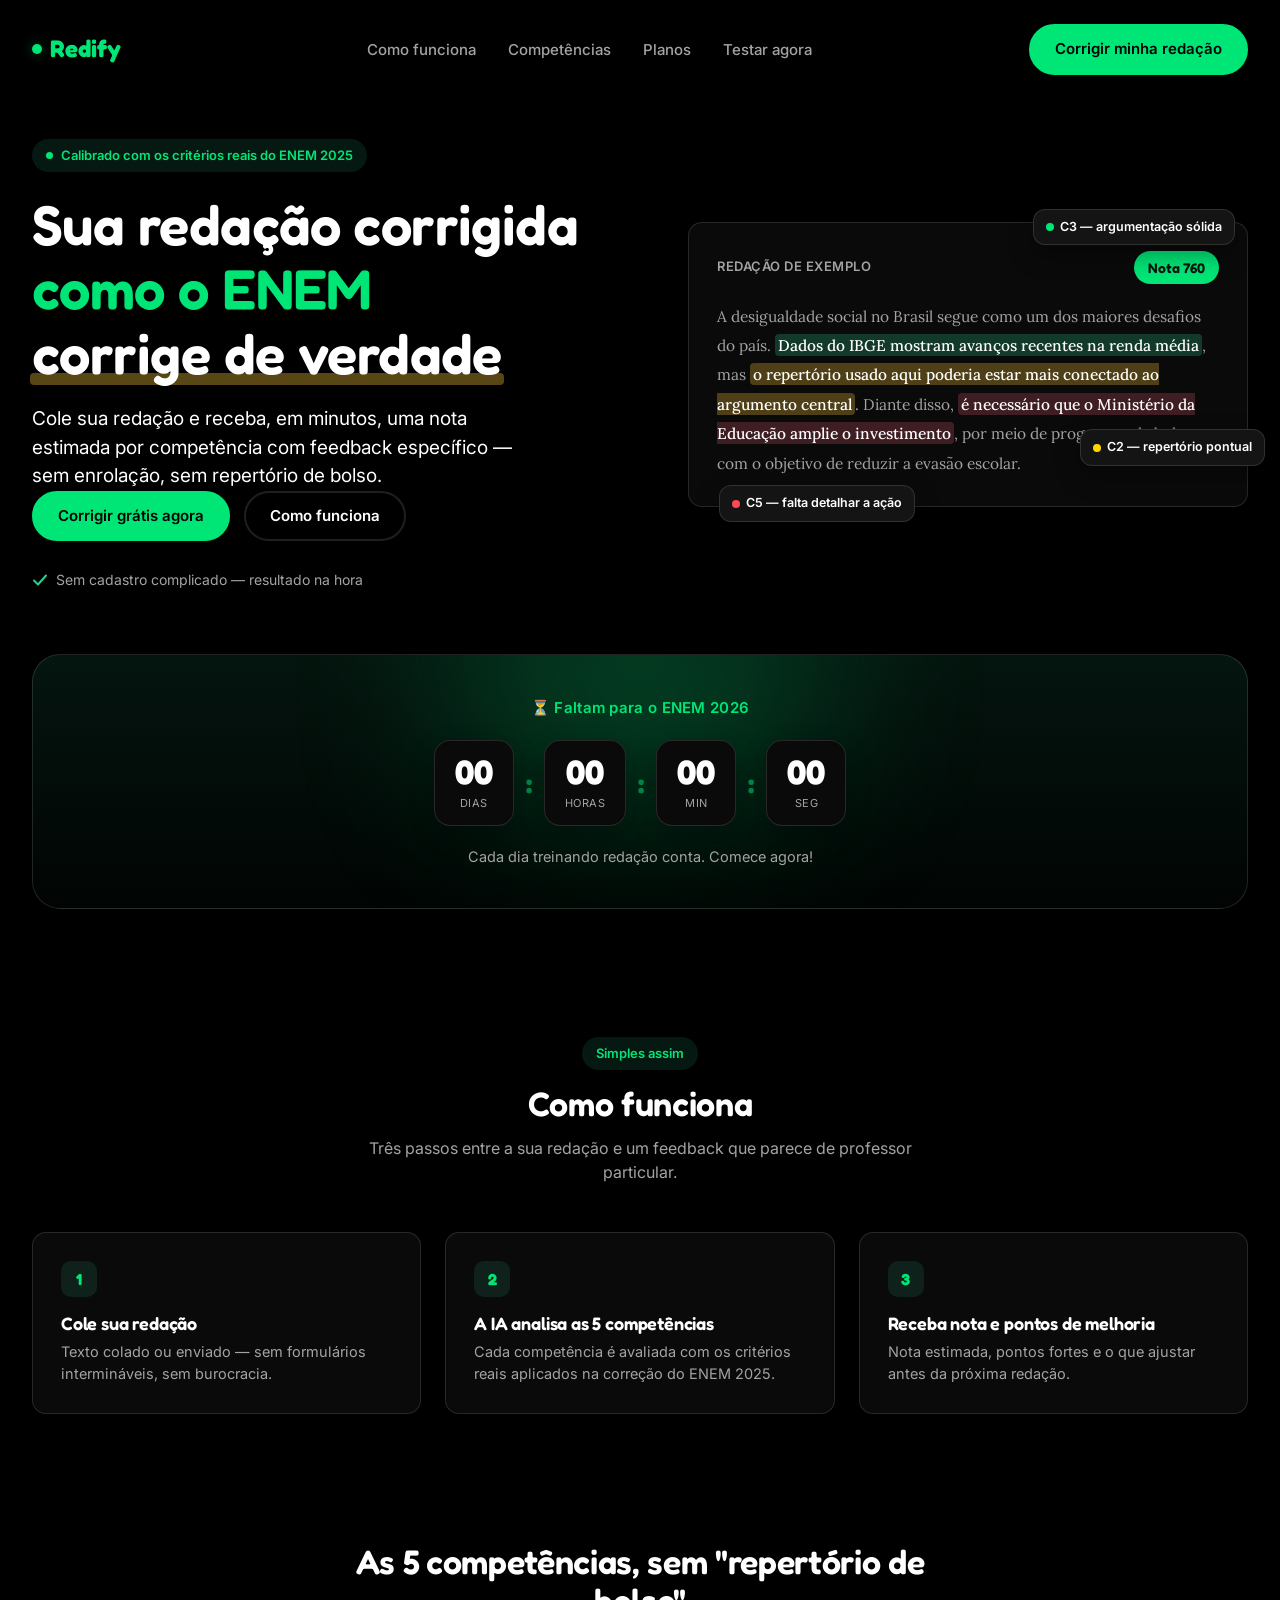
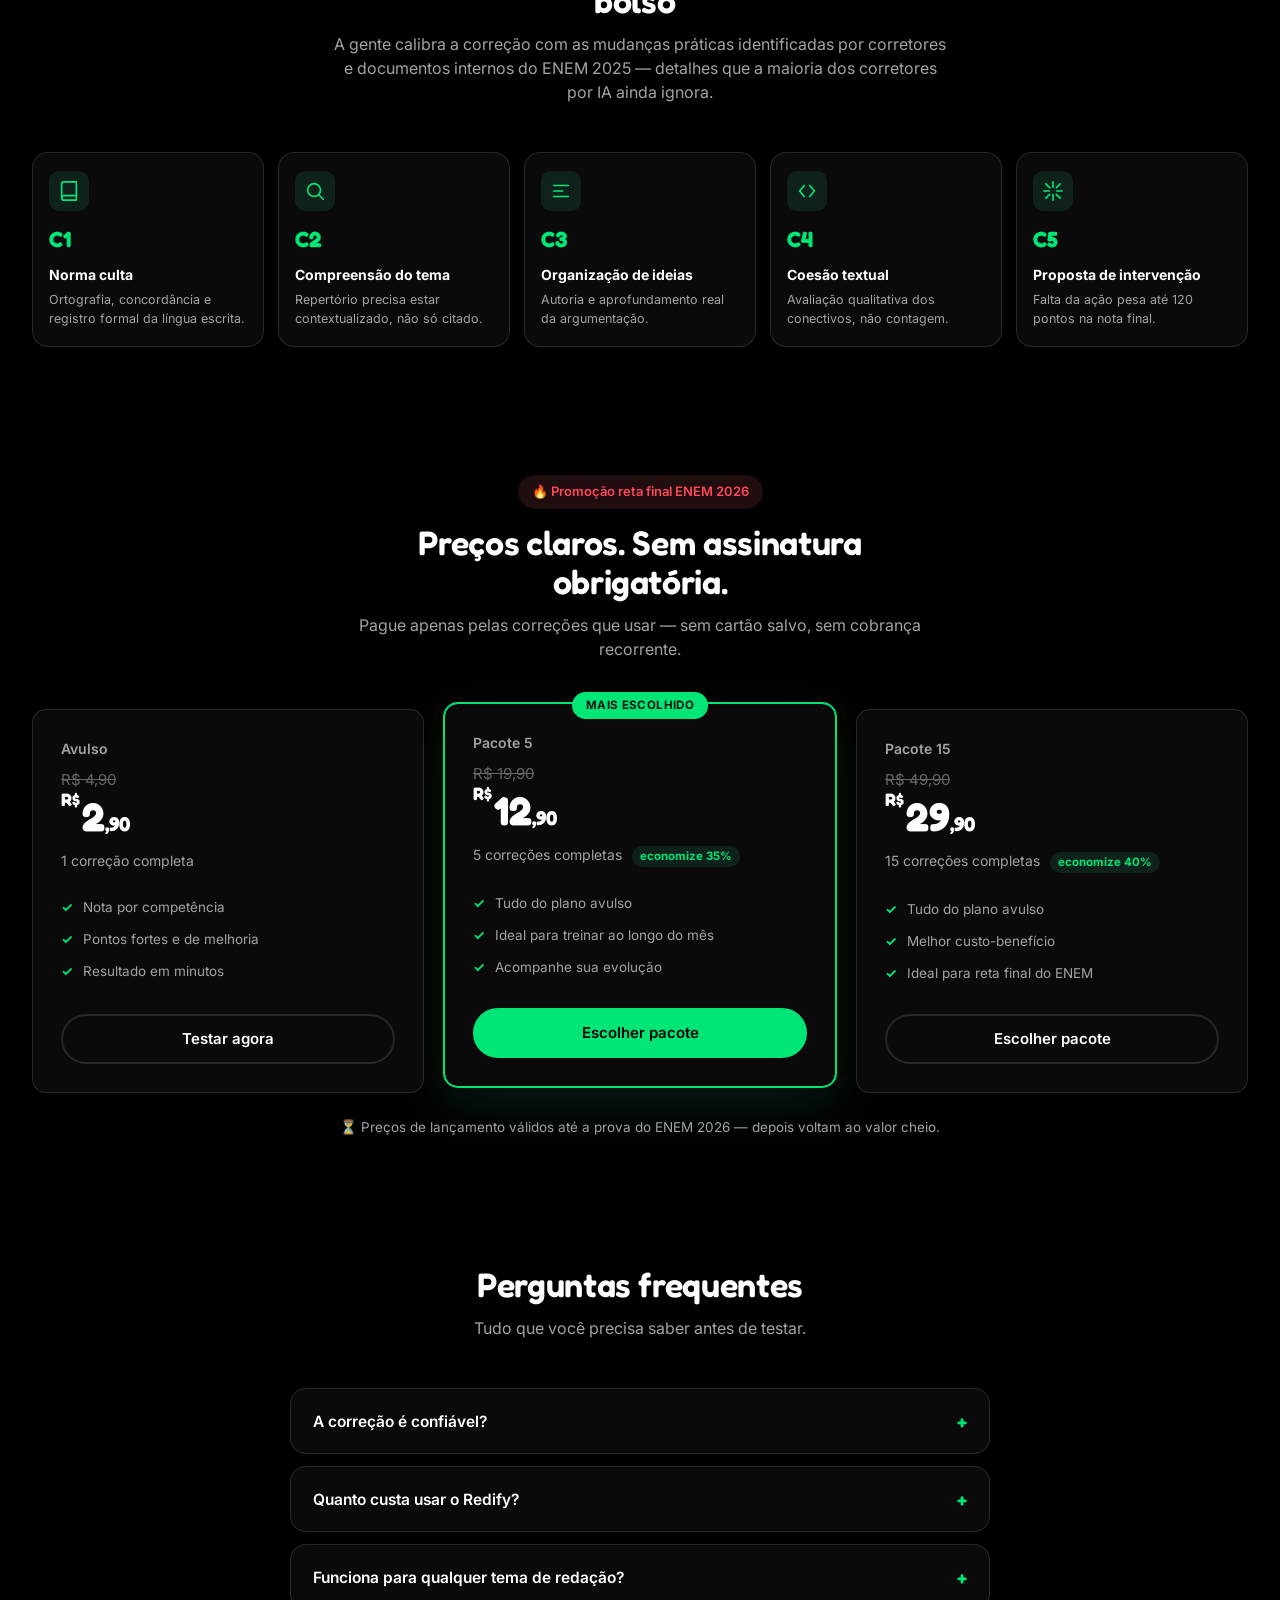
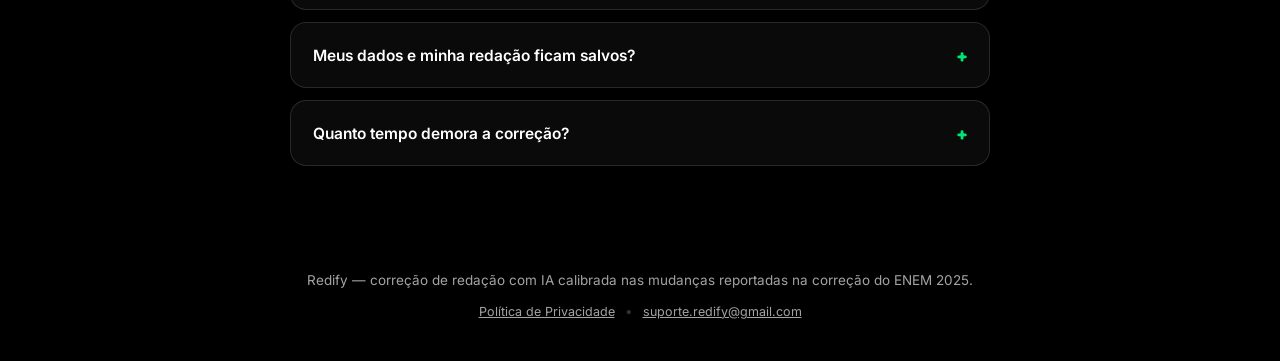
<file: frontend/index.html>
<!DOCTYPE html>
<html lang="pt-BR">
<head>
<meta charset="UTF-8">
<meta name="viewport" content="width=device-width, initial-scale=1.0">
<title>Redify — Correção de redação com IA</title>
<link rel="icon" type="image/x-icon" href="favicon/favicon.ico">
<link rel="icon" type="image/png" sizes="16x16" href="favicon/favicon-16x16.png">
<link rel="icon" type="image/png" sizes="32x32" href="favicon/favicon-32x32.png">
<link rel="icon" type="image/png" sizes="192x192" href="favicon/favicon-192x192.png">
<link rel="apple-touch-icon" sizes="180x180" href="favicon/apple-touch-icon.png">

<link rel="preconnect" href="https://fonts.googleapis.com">
<link href="https://fonts.googleapis.com/css2?family=Fredoka:wght@500;600;700&family=Inter:wght@400;500;600;700;800&family=Lora:ital,wght@0,400;0,500;1,400&display=swap" rel="stylesheet">

<link rel="stylesheet" href="style.css">
</head>
<body>

<div class="wrap">
  <header>
    <div class="logo"><span class="logo-dot"></span>Redify</div>
    <nav>
      <a href="#como-funciona">Como funciona</a>
      <a href="#competencias">Competências</a>

      <a href="index.html#planos">Planos</a>
      <a href="./app.html">Testar agora</a>
    </nav>
      <a href="app.html" class="btn btn-primary">Corrigir minha redação</a>
  </header>

  <section class="hero">
    <div>
      <div class="eyebrow"><span class="eyebrow-dot"></span>Calibrado com os critérios reais do ENEM 2025</div>
      <h1>Sua redação corrigida <span class="accent">como o ENEM</span> <span class="underline">corrige de verdade</span></h1>
      <p class="lead">Cole sua redação e receba, em minutos, uma nota estimada por competência com feedback específico — sem enrolação, sem repertório de bolso.</p>
      <div class="hero-ctas">
        <a href="app.html" class="btn btn-primary">Corrigir grátis agora</a>
        <a href="#como-funciona" class="btn btn-ghost">Como funciona</a>
      </div>
      <div class="trust-line">
        <svg width="16" height="16" viewBox="0 0 16 16" fill="none"><path d="M2 8.5L6 12.5L14 3.5" stroke="#2ECC91" stroke-width="2" stroke-linecap="round" stroke-linejoin="round"/></svg>
        Sem cadastro complicado — resultado na hora
      </div>
    </div>

    <div class="demo-card">
      <div class="demo-card-header">
        <span class="demo-card-title">Redação de exemplo</span>
        <span class="score-badge">Nota 760</span>
      </div>
      <p class="essay-text">
        A desigualdade social no Brasil segue como um dos maiores desafios do país.
        <span class="mark mark-1">Dados do IBGE mostram avanços recentes na renda média</span>,
        mas <span class="mark mark-2">o repertório usado aqui poderia estar mais conectado ao argumento central</span>.
        Diante disso, <span class="mark mark-3">é necessário que o Ministério da Educação amplie o investimento</span>,
        por meio de programas de bolsas, com o objetivo de reduzir a evasão escolar.
      </p>
      <div class="float-chip chip-1"><span class="dot"></span>C3 — argumentação sólida</div>
      <div class="float-chip chip-2"><span class="dot"></span>C2 — repertório pontual</div>
      <div class="float-chip chip-3"><span class="dot"></span>C5 — falta detalhar a ação</div>
    </div>
  </section>
</div>

<div class="wrap">
  <section class="countdown-section">
    <div class="countdown-glow"></div>
    <span class="countdown-label">⏳ Faltam para o ENEM 2026</span>
    <div class="countdown-items">
      <div class="countdown-item"><span id="cd-days">00</span><small>dias</small></div>
      <div class="countdown-sep">:</div>
      <div class="countdown-item"><span id="cd-hours">00</span><small>horas</small></div>
      <div class="countdown-sep">:</div>
      <div class="countdown-item"><span id="cd-min">00</span><small>min</small></div>
      <div class="countdown-sep">:</div>
      <div class="countdown-item"><span id="cd-sec">00</span><small>seg</small></div>
    </div>
    <p class="countdown-sub">Cada dia treinando redação conta. Comece agora!</p>
  </section>
</div>

<div class="wrap" id="como-funciona">
  <section class="section">
    <div class="section-head">
      <div class="eyebrow" style="justify-content:center; display:inline-flex;">Simples assim</div>
      <h2>Como funciona</h2>
      <p>Três passos entre a sua redação e um feedback que parece de professor particular.</p>
    </div>
    <div class="steps">
      <div class="step-card">
        <div class="step-num">1</div>
        <h3>Cole sua redação</h3>
        <p>Texto colado ou enviado — sem formulários intermináveis, sem burocracia.</p>
      </div>
      <div class="step-card">
        <div class="step-num">2</div>
        <h3>A IA analisa as 5 competências</h3>
        <p>Cada competência é avaliada com os critérios reais aplicados na correção do ENEM 2025.</p>
      </div>
      <div class="step-card">
        <div class="step-num">3</div>
        <h3>Receba nota e pontos de melhoria</h3>
        <p>Nota estimada, pontos fortes e o que ajustar antes da próxima redação.</p>
      </div>
    </div>
  </section>
</div>

<div class="wrap" id="competencias">
  <section class="section">
    <div class="section-head">
      <h2>As 5 competências, sem "repertório de bolso"</h2>
      <p>A gente calibra a correção com as mudanças práticas identificadas por corretores e documentos internos do ENEM 2025 — detalhes que a maioria dos corretores por IA ainda ignora.</p>
    </div>
    <div class="comp-grid">
      <a href="competencia.html?c=1" class="comp-card">
        <div class="comp-icon">
          <svg width="22" height="22" viewBox="0 0 24 24" fill="none"><path d="M4 19.5A2.5 2.5 0 0 1 6.5 17H20" stroke="currentColor" stroke-width="1.8" stroke-linecap="round"/><path d="M6.5 2H20v20H6.5A2.5 2.5 0 0 1 4 19.5v-15A2.5 2.5 0 0 1 6.5 2Z" stroke="currentColor" stroke-width="1.8" stroke-linecap="round" stroke-linejoin="round"/></svg>
        </div>
        <div class="comp-num">C1</div>
        <h4>Norma culta</h4>
        <p>Ortografia, concordância e registro formal da língua escrita.</p>
      </a>
      <a href="competencia.html?c=2" class="comp-card">
        <div class="comp-icon">
          <svg width="22" height="22" viewBox="0 0 24 24" fill="none"><circle cx="11" cy="11" r="7" stroke="currentColor" stroke-width="1.8"/><path d="M21 21l-4.35-4.35" stroke="currentColor" stroke-width="1.8" stroke-linecap="round"/></svg>
        </div>
        <div class="comp-num">C2</div>
        <h4>Compreensão do tema</h4>
        <p>Repertório precisa estar contextualizado, não só citado.</p>
      </a>
      <a href="competencia.html?c=3" class="comp-card">
        <div class="comp-icon">
          <svg width="22" height="22" viewBox="0 0 24 24" fill="none"><path d="M4 6h16M4 12h10M4 18h16" stroke="currentColor" stroke-width="1.8" stroke-linecap="round"/></svg>
        </div>
        <div class="comp-num">C3</div>
        <h4>Organização de ideias</h4>
        <p>Autoria e aprofundamento real da argumentação.</p>
      </a>
      <a href="competencia.html?c=4" class="comp-card">
        <div class="comp-icon">
          <svg width="22" height="22" viewBox="0 0 24 24" fill="none"><path d="M9 6L4 12l5 6M15 6l5 6-5 6" stroke="currentColor" stroke-width="1.8" stroke-linecap="round" stroke-linejoin="round"/></svg>
        </div>
        <div class="comp-num">C4</div>
        <h4>Coesão textual</h4>
        <p>Avaliação qualitativa dos conectivos, não contagem.</p>
      </a>
      <a href="competencia.html?c=5" class="comp-card">
        <div class="comp-icon">
          <svg width="22" height="22" viewBox="0 0 24 24" fill="none"><path d="M12 2v6m0 8v6M4.2 4.2l4.2 4.2m7.2 7.2l4.2 4.2M2 12h6m8 0h6M4.2 19.8l4.2-4.2m7.2-7.2l4.2-4.2" stroke="currentColor" stroke-width="1.8" stroke-linecap="round"/></svg>
        </div>
        <div class="comp-num">C5</div>
        <h4>Proposta de intervenção</h4>
        <p>Falta da ação pesa até 120 pontos na nota final.</p>
      </a>
    </div>
  </section>
</div>

<div class="wrap" id="planos">
  <section class="section">
    <div class="section-head">
      <div class="eyebrow" style="justify-content:center; display:inline-flex; background:rgba(255,107,129,0.12); color:var(--coral);">🔥 Promoção reta final ENEM 2026</div>
      <h2>Preços claros. Sem assinatura obrigatória.</h2>
      <p>Pague apenas pelas correções que usar — sem cartão salvo, sem cobrança recorrente.</p>
    </div>
    <div class="pricing-grid">
      <div class="price-card">
        <div class="price-tag">Avulso</div>
        <div class="price-old">R$ 4,90</div>
        <div class="price-value"><span class="price-currency">R$</span>2<span class="price-cents">,90</span></div>
        <p class="price-desc">1 correção completa</p>
        <ul class="price-features">
          <li>Nota por competência</li>
          <li>Pontos fortes e de melhoria</li>
          <li>Resultado em minutos</li>
        </ul>
        <a href="app.html" class="btn btn-ghost" style="width:100%;">Testar agora</a>
      </div>

      <div class="price-card price-card-featured">
        <div class="price-badge">Mais escolhido</div>
        <div class="price-tag">Pacote 5</div>
        <div class="price-old">R$ 19,90</div>
        <div class="price-value"><span class="price-currency">R$</span>12<span class="price-cents">,90</span></div>
        <p class="price-desc">5 correções completas <span class="price-save">economize 35%</span></p>
        <ul class="price-features">
          <li>Tudo do plano avulso</li>
          <li>Ideal para treinar ao longo do mês</li>
          <li>Acompanhe sua evolução</li>
        </ul>
        <a href="app.html" class="btn btn-primary" style="width:100%;">Escolher pacote</a>
      </div>

      <div class="price-card">
        <div class="price-tag">Pacote 15</div>
        <div class="price-old">R$ 49,90</div>
        <div class="price-value"><span class="price-currency">R$</span>29<span class="price-cents">,90</span></div>
        <p class="price-desc">15 correções completas <span class="price-save">economize 40%</span></p>
        <ul class="price-features">
          <li>Tudo do plano avulso</li>
          <li>Melhor custo-benefício</li>
          <li>Ideal para reta final do ENEM</li>
        </ul>
        <a href="app.html" class="btn btn-ghost" style="width:100%;">Escolher pacote</a>
      </div>
    </div>
    <p class="pricing-note">⏳ Preços de lançamento válidos até a prova do ENEM 2026 — depois voltam ao valor cheio.</p>
  </section>
</div>

<div class="wrap" id="faq">
  <section class="section">
    <div class="section-head">
      <h2>Perguntas frequentes</h2>
      <p>Tudo que você precisa saber antes de testar.</p>
    </div>
    <div class="faq-list">
      <div class="faq-item">
        <button class="faq-question">
          A correção é confiável?
          <span class="faq-icon">+</span>
        </button>
        <div class="faq-answer">
          <p>A correção é feita por inteligência artificial, calibrada com base nos critérios oficiais das 5 competências do ENEM e nas mudanças práticas reportadas na correção de 2025. Ela funciona como uma ferramenta de treino e diagnóstico — não substitui a correção oficial da prova, mas ajuda a identificar pontos fortes e fracos antes do dia do exame.</p>
        </div>
      </div>
      <div class="faq-item">
        <button class="faq-question">
          Quanto custa usar o Redify?
          <span class="faq-icon">+</span>
        </button>
        <div class="faq-answer">
          <p>Você paga apenas pelas correções que usar, sem mensalidade obrigatória. Os planos vão de correções avulsas a pacotes com desconto para quem quer treinar com mais frequência. Veja os valores na seção de planos.</p>
        </div>
      </div>
      <div class="faq-item">
        <button class="faq-question">
          Funciona para qualquer tema de redação?
          <span class="faq-icon">+</span>
        </button>
        <div class="faq-answer">
          <p>Sim. Você pode colar redações de qualquer tema no formato dissertativo-argumentativo do ENEM. A IA avalia a estrutura e os critérios das 5 competências independentemente do assunto.</p>
        </div>
      </div>
      <div class="faq-item">
        <button class="faq-question">
          Meus dados e minha redação ficam salvos?
          <span class="faq-icon">+</span>
        </button>
        <div class="faq-answer">
          <p>Tratamos o conteúdo da sua redação com privacidade. Para mais detalhes sobre como os dados são usados e armazenados, consulte nossa <a href="privacidade.html" style="color:var(--brand); text-decoration:underline;">política de privacidade</a>.</p>
        </div>
      </div>
      <div class="faq-item">
        <button class="faq-question">
          Quanto tempo demora a correção?
          <span class="faq-icon">+</span>
        </button>
        <div class="faq-answer">
          <p>A correção é processada em poucos minutos, direto na tela — sem espera de dias como em uma correção manual tradicional.</p>
        </div>
      </div>
    </div>
  </section>
</div>

<footer>
  Redify — correção de redação com IA calibrada nas mudanças reportadas na correção do ENEM 2025.
  <div class="footer-links">
    <a href="privacidade.html">Política de Privacidade</a>
    <span style="opacity:0.3; margin:0 6px;">•</span>
    <a href="mailto:suporte.redify@gmail.com">suporte.redify@gmail.com</a>
  </div>
</footer>

<script src="main.js"></script>
</body>
</html>
</file>
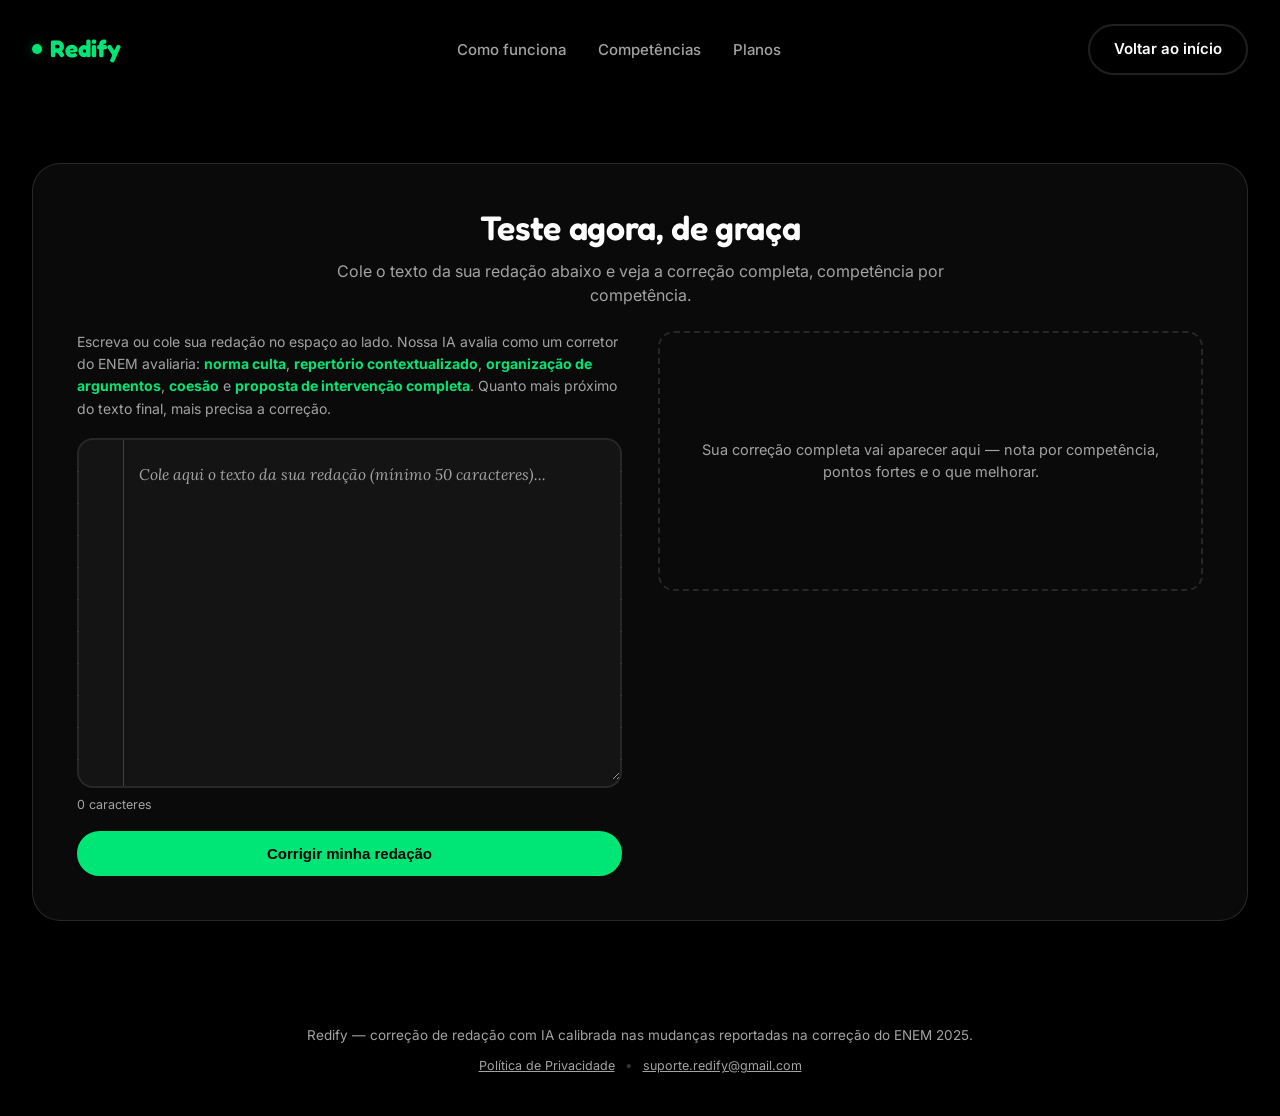
<file: frontend/app.html>
<!DOCTYPE html>
<html lang="pt-BR">
<head>
<meta charset="UTF-8">
<meta name="viewport" content="width=device-width, initial-scale=1.0">
<title>Corrigir redação — Redify</title>
<link rel="icon" type="image/x-icon" href="favicon/favicon.ico">
<link rel="icon" type="image/png" sizes="16x16" href="favicon/favicon-16x16.png">
<link rel="icon" type="image/png" sizes="32x32" href="favicon/favicon-32x32.png">
<link rel="icon" type="image/png" sizes="192x192" href="favicon/favicon-192x192.png">
<link rel="apple-touch-icon" sizes="180x180" href="favicon/apple-touch-icon.png">

<link rel="preconnect" href="https://fonts.googleapis.com">
<link href="https://fonts.googleapis.com/css2?family=Fredoka:wght@500;600;700&family=Inter:wght@400;500;600;700;800&family=Lora:ital,wght@0,400;0,500;1,400&display=swap" rel="stylesheet">

<link rel="stylesheet" href="style.css">
</head>
<body>

<div class="wrap">
  <header>
    <a href="index.html" class="logo"><span class="logo-dot"></span>Redify</a>
    <nav>
      <a href="index.html#como-funciona">Como funciona</a>
      <a href="index.html#competencias">Competências</a>
      <a href="index.html#planos">Planos</a>
    </nav>
    <a href="index.html" class="btn btn-ghost">Voltar ao início</a>
  </header>
</div>

<div class="wrap">
  <section class="section">
    <div class="try-section">
      <div class="section-head" style="margin-bottom:24px;">
        <h2>Teste agora, de graça</h2>
        <p>Cole o texto da sua redação abaixo e veja a correção completa, competência por competência.</p>
      </div>
      <div class="try-grid">
        <div>
          <p class="try-intro">
            Escreva ou cole sua redação no espaço ao lado. Nossa IA avalia como um corretor
            do ENEM avaliaria: <strong>norma culta</strong>, <strong>repertório contextualizado</strong>,
            <strong>organização de argumentos</strong>, <strong>coesão</strong> e
            <strong>proposta de intervenção completa</strong>. Quanto mais próximo do texto final, mais precisa a correção.
          </p>
          <div class="paper-wrap">
            <textarea id="essay-input" placeholder="Cole aqui o texto da sua redação (mínimo 50 caracteres)..."></textarea>
          </div>
          <div class="char-count" id="char-count">0 caracteres</div>
          <div style="margin-top:16px;">
            <button class="btn btn-primary" id="submit-btn" style="width:100%;">Corrigir minha redação</button>
          </div>
        </div>
        <div id="result-area">
          <div class="result-empty">
            Sua correção completa vai aparecer aqui — nota por competência, pontos fortes e o que melhorar.
          </div>
        </div>
      </div>
    </div>
  </section>
</div>

<footer>
  Redify — correção de redação com IA calibrada nas mudanças reportadas na correção do ENEM 2025.
  <div class="footer-links">
    <a href="privacidade.html">Política de Privacidade</a>
    <span style="opacity:0.3; margin:0 6px;">•</span>
    <a href="mailto:suporte.redify@gmail.com">suporte.redify@gmail.com</a>
  </div>
</footer>

<script src="main.js"></script>
</body>
</html>
</file>
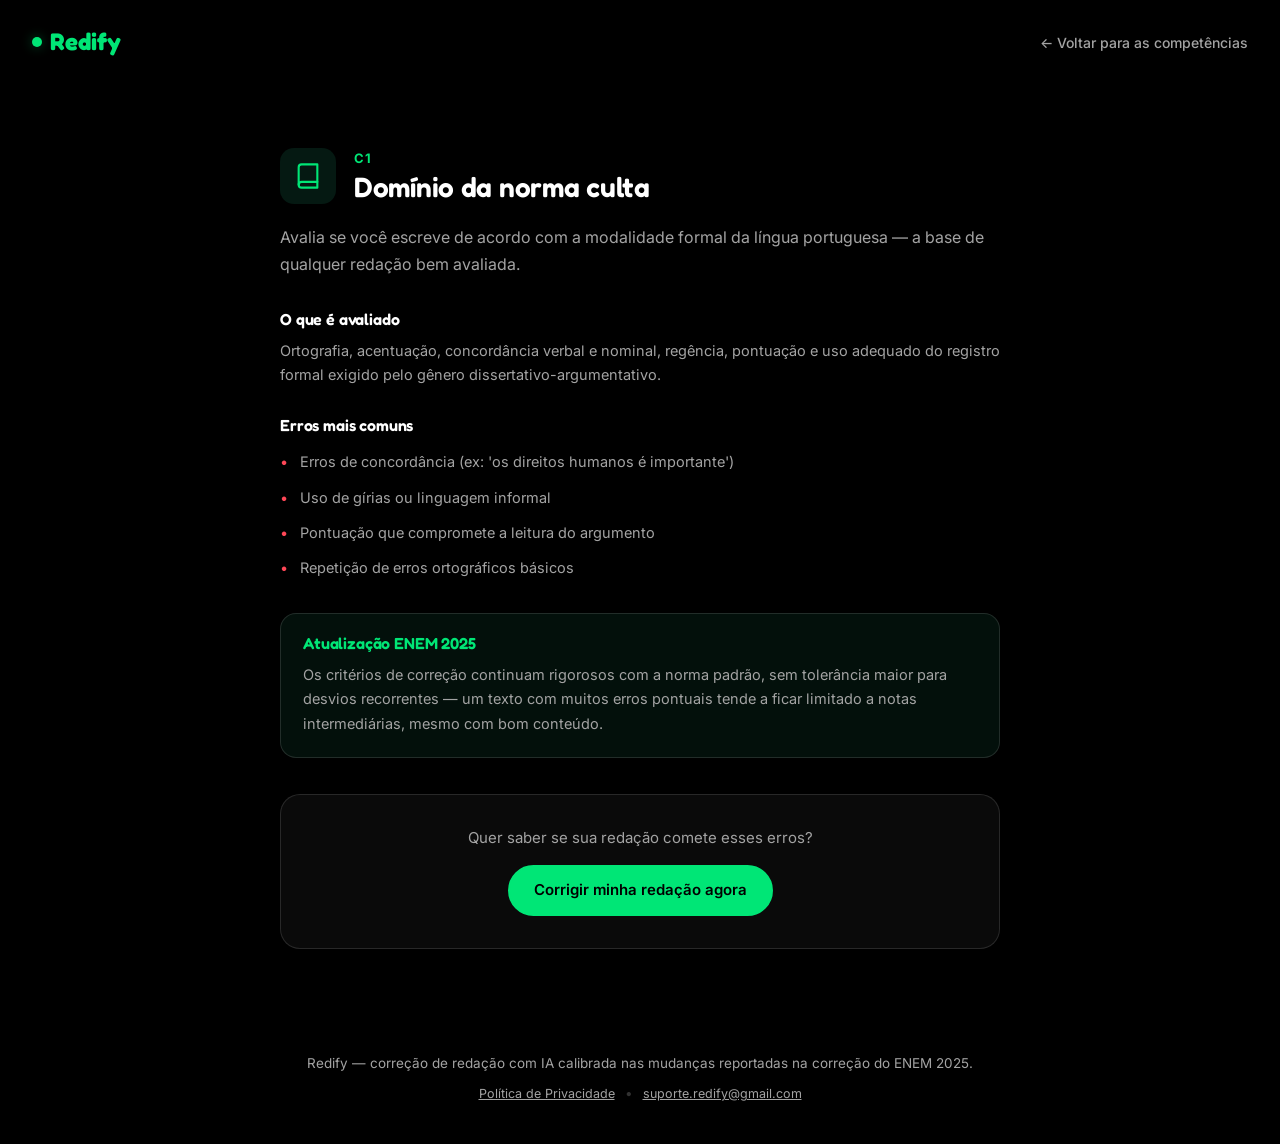
<file: frontend/competencia.html>
<!DOCTYPE html>
<html lang="pt-BR">
<head>
<meta charset="UTF-8">
<meta name="viewport" content="width=device-width, initial-scale=1.0">
<title>Competência do ENEM — Redify</title>
<link rel="icon" type="image/x-icon" href="favicon/favicon.ico">
<link rel="icon" type="image/png" sizes="16x16" href="favicon/favicon-16x16.png">
<link rel="icon" type="image/png" sizes="32x32" href="favicon/favicon-32x32.png">
<link rel="icon" type="image/png" sizes="192x192" href="favicon/favicon-192x192.png">
<link rel="apple-touch-icon" sizes="180x180" href="favicon/apple-touch-icon.png">

<link rel="preconnect" href="https://fonts.googleapis.com">
<link href="https://fonts.googleapis.com/css2?family=Fredoka:wght@500;600;700&family=Inter:wght@400;500;600;700;800&display=swap" rel="stylesheet">
<link rel="stylesheet" href="style.css">
</head>
<body>

<div class="wrap">
  <header class="header-simple">
    <a href="index.html" class="logo"><span class="logo-dot"></span>Redify</a>
    <a href="index.html#competencias" class="back-link-header">← Voltar para as competências</a>
  </header>
</div>

<div class="wrap">
  <section class="section comp-detail">

    <div class="comp-detail-header">
      <div class="comp-detail-icon" id="comp-icon"></div>
      <div>
        <div class="comp-detail-tag" id="comp-tag">C1</div>
        <h1 id="comp-title">Carregando...</h1>
      </div>
    </div>

    <p class="comp-detail-intro" id="comp-intro"></p>

    <div class="comp-detail-block">
      <h3>O que é avaliado</h3>
      <p id="comp-avaliado"></p>
    </div>

    <div class="comp-detail-block">
      <h3>Erros mais comuns</h3>
      <ul id="comp-erros"></ul>
    </div>

    <div class="comp-detail-block highlight">
      <h3>Atualização ENEM 2025</h3>
      <p id="comp-2025"></p>
    </div>

    <div class="comp-detail-cta">
      <p>Quer saber se sua redação comete esses erros?</p>
      <a href="app.html" class="btn btn-primary">Corrigir minha redação agora</a>
    </div>
  </section>
</div>

<footer>
  Redify — correção de redação com IA calibrada nas mudanças reportadas na correção do ENEM 2025.
  <div class="footer-links">
    <a href="privacidade.html">Política de Privacidade</a>
    <span style="opacity:0.3; margin:0 6px;">•</span>
    <a href="mailto:suporte.redify@gmail.com">suporte.redify@gmail.com</a>
  </div>
</footer>

<script src="competencia.js"></script>
</body>
</html>
</file>
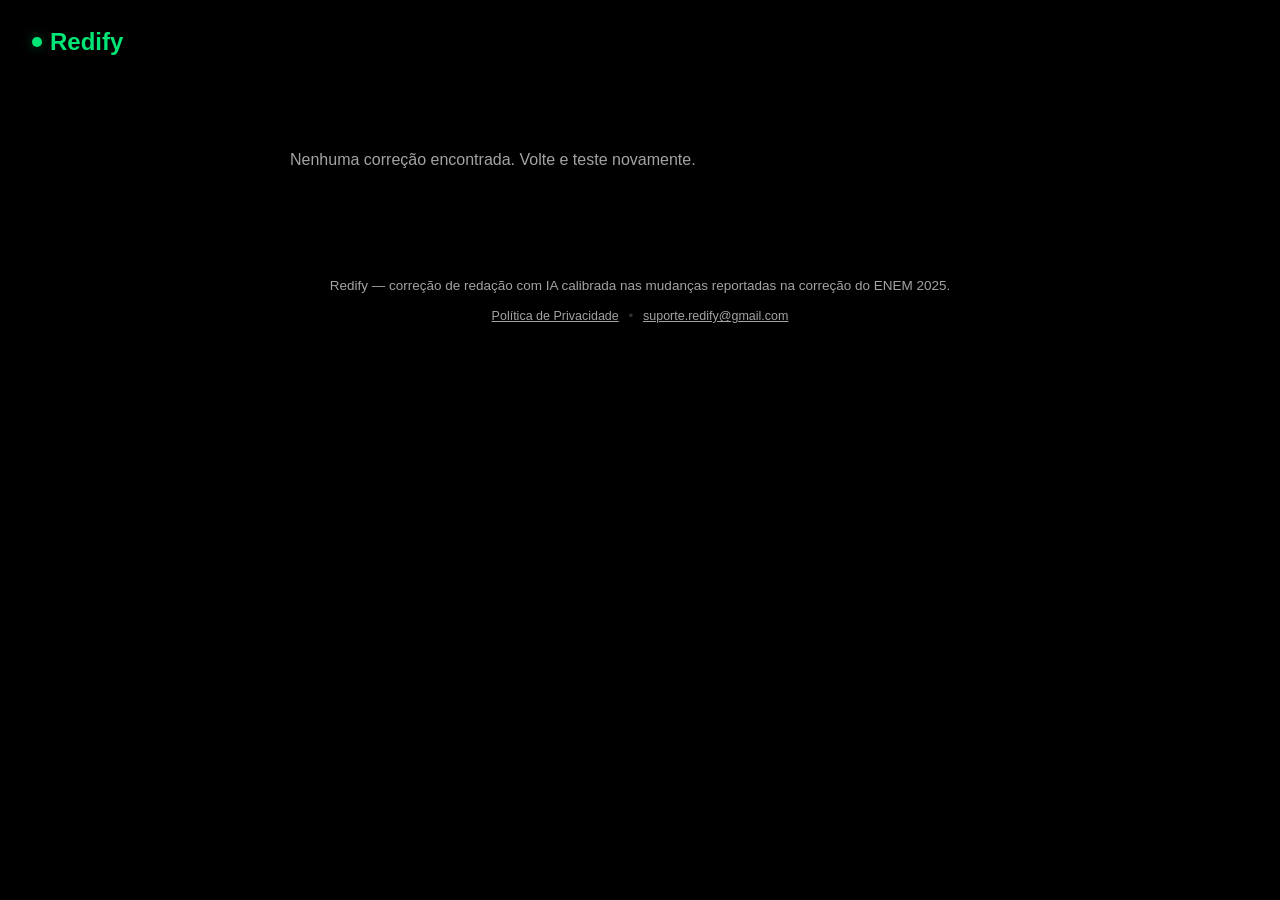
<file: frontend/pagamento-sucesso.html>
<!DOCTYPE html>
<html lang="pt-BR">
<head>
<meta charset="UTF-8">
<title>Pagamento aprovado — Redify</title>
<link rel="icon" type="image/x-icon" href="favicon/favicon.ico">
<link rel="icon" type="image/png" sizes="16x16" href="favicon/favicon-16x16.png">
<link rel="icon" type="image/png" sizes="32x32" href="favicon/favicon-32x32.png">
<link rel="icon" type="image/png" sizes="192x192" href="favicon/favicon-192x192.png">
<link rel="apple-touch-icon" sizes="180x180" href="favicon/apple-touch-icon.png">

<link rel="stylesheet" href="style.css">
</head>
<body>
<div class="wrap">
  <header class="header-simple">
    <a href="index.html" class="logo"><span class="logo-dot"></span>Redify</a>
  </header>
</div>
<div class="wrap">
  <section class="section" style="max-width:700px; margin:0 auto;">
    <div id="result-area"></div>
  </section>
</div>

<footer>
  Redify — correção de redação com IA calibrada nas mudanças reportadas na correção do ENEM 2025.
  <div class="footer-links">
    <a href="privacidade.html">Política de Privacidade</a>
    <span style="opacity:0.3; margin:0 6px;">•</span>
    <a href="mailto:suporte.redify@gmail.com">suporte.redify@gmail.com</a>
  </div>
</footer>

<script src="pagamento-sucesso.js"></script>
</body>
</html>
</file>
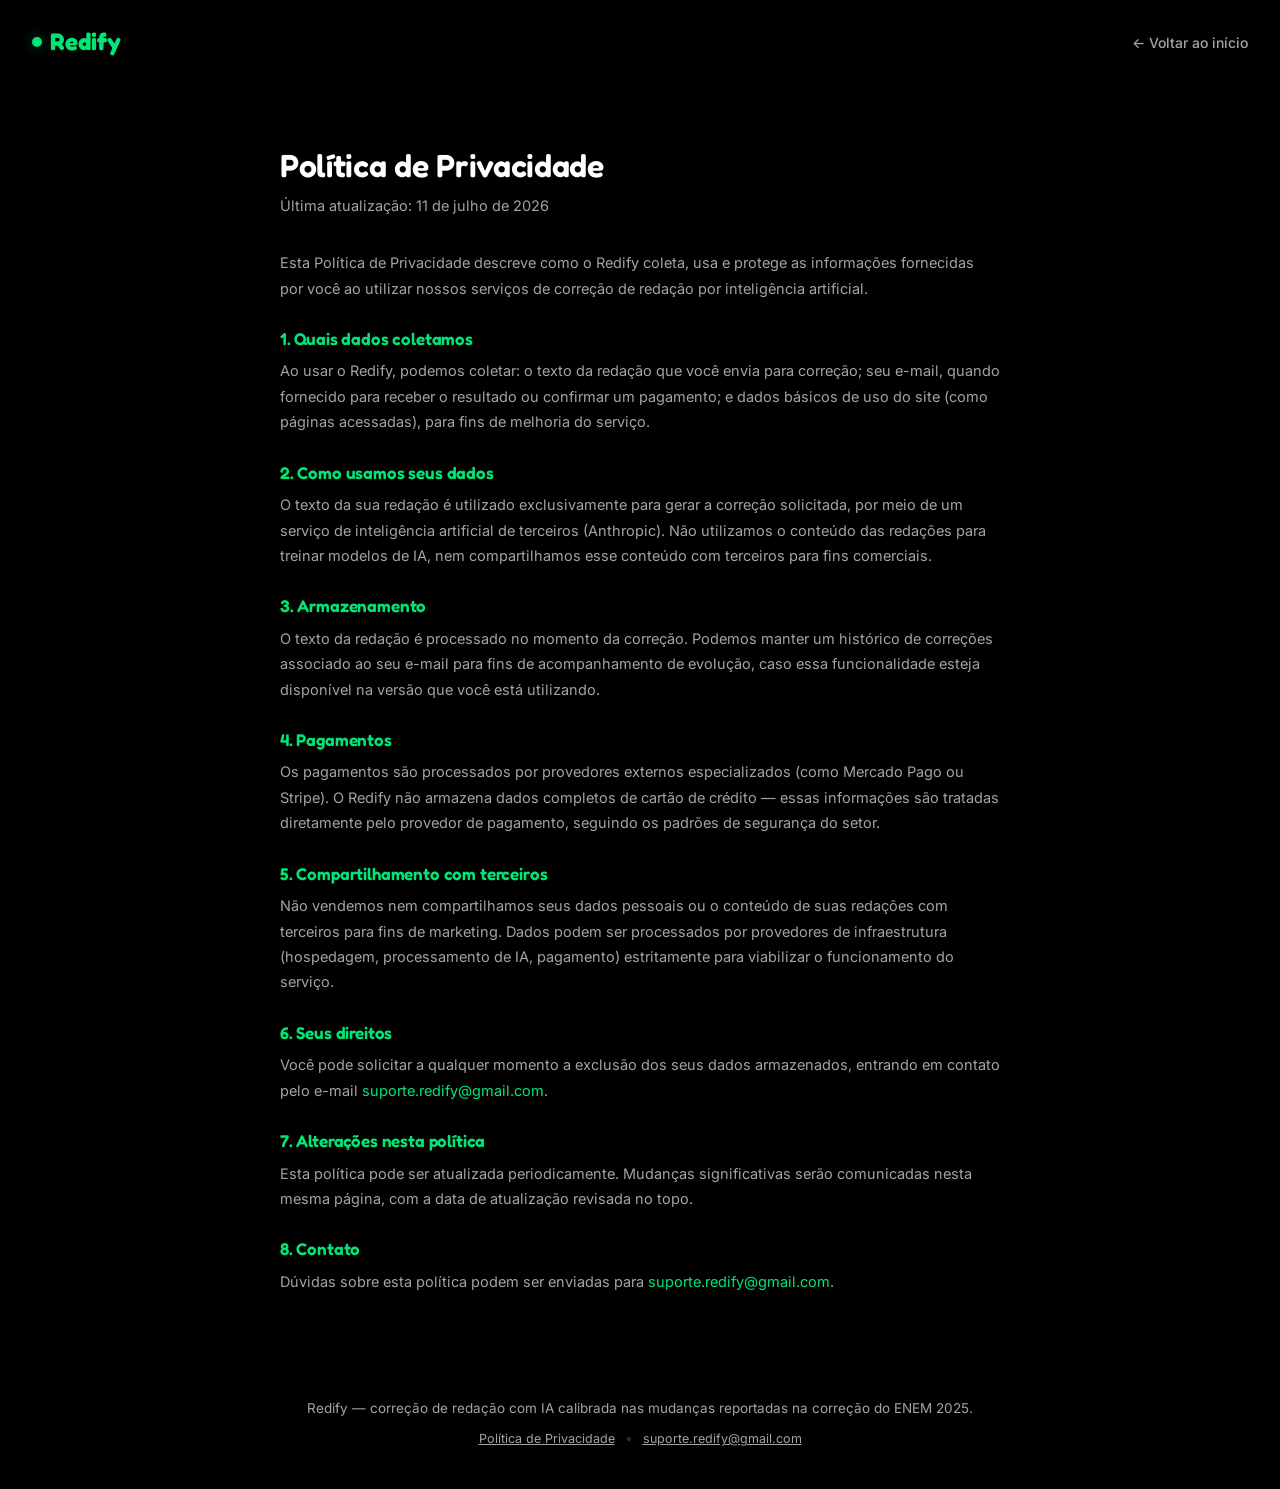
<file: frontend/privacidade.html>
<!DOCTYPE html>
<html lang="pt-BR">
<head>
<meta charset="UTF-8">
<meta name="viewport" content="width=device-width, initial-scale=1.0">
<title>Política de Privacidade — Redify</title>
<link rel="icon" type="image/x-icon" href="favicon/favicon.ico">
<link rel="icon" type="image/png" sizes="16x16" href="favicon/favicon-16x16.png">
<link rel="icon" type="image/png" sizes="32x32" href="favicon/favicon-32x32.png">
<link rel="icon" type="image/png" sizes="192x192" href="favicon/favicon-192x192.png">
<link rel="apple-touch-icon" sizes="180x180" href="favicon/apple-touch-icon.png">

<link rel="preconnect" href="https://fonts.googleapis.com">
<link href="https://fonts.googleapis.com/css2?family=Fredoka:wght@500;600;700&family=Inter:wght@400;500;600;700;800&display=swap" rel="stylesheet">
<link rel="stylesheet" href="style.css">
</head>
<body>

<div class="wrap">
  <header class="header-simple">
    <a href="index.html" class="logo"><span class="logo-dot"></span>Redify</a>
    <a href="index.html" class="back-link-header">← Voltar ao início</a>
  </header>
</div>

<div class="wrap">
  <section class="section legal-content">
    <h1>Política de Privacidade</h1>
    <p class="legal-updated">Última atualização: 11 de julho de 2026</p>

    <p>Esta Política de Privacidade descreve como o Redify coleta, usa e protege as informações fornecidas por você ao utilizar nossos serviços de correção de redação por inteligência artificial.</p>

    <h3>1. Quais dados coletamos</h3>
    <p>Ao usar o Redify, podemos coletar: o texto da redação que você envia para correção; seu e-mail, quando fornecido para receber o resultado ou confirmar um pagamento; e dados básicos de uso do site (como páginas acessadas), para fins de melhoria do serviço.</p>

    <h3>2. Como usamos seus dados</h3>
    <p>O texto da sua redação é utilizado exclusivamente para gerar a correção solicitada, por meio de um serviço de inteligência artificial de terceiros (Anthropic). Não utilizamos o conteúdo das redações para treinar modelos de IA, nem compartilhamos esse conteúdo com terceiros para fins comerciais.</p>

    <h3>3. Armazenamento</h3>
    <p>O texto da redação é processado no momento da correção. Podemos manter um histórico de correções associado ao seu e-mail para fins de acompanhamento de evolução, caso essa funcionalidade esteja disponível na versão que você está utilizando.</p>

    <h3>4. Pagamentos</h3>
    <p>Os pagamentos são processados por provedores externos especializados (como Mercado Pago ou Stripe). O Redify não armazena dados completos de cartão de crédito — essas informações são tratadas diretamente pelo provedor de pagamento, seguindo os padrões de segurança do setor.</p>

    <h3>5. Compartilhamento com terceiros</h3>
    <p>Não vendemos nem compartilhamos seus dados pessoais ou o conteúdo de suas redações com terceiros para fins de marketing. Dados podem ser processados por provedores de infraestrutura (hospedagem, processamento de IA, pagamento) estritamente para viabilizar o funcionamento do serviço.</p>

    <h3>6. Seus direitos</h3>
    <p>Você pode solicitar a qualquer momento a exclusão dos seus dados armazenados, entrando em contato pelo e-mail <a href="mailto:suporte.redify@gmail.com" style="color:var(--brand);">suporte.redify@gmail.com</a>.</p>

    <h3>7. Alterações nesta política</h3>
    <p>Esta política pode ser atualizada periodicamente. Mudanças significativas serão comunicadas nesta mesma página, com a data de atualização revisada no topo.</p>

    <h3>8. Contato</h3>
    <p>Dúvidas sobre esta política podem ser enviadas para <a href="mailto:suporte.redify@gmail.com" style="color:var(--brand);">suporte.redify@gmail.com</a>.</p>
  </section>
</div>

<footer>
  Redify — correção de redação com IA calibrada nas mudanças reportadas na correção do ENEM 2025.
  <div class="footer-links">
    <a href="privacidade.html">Política de Privacidade</a>
    <span style="opacity:0.3; margin:0 6px;">•</span>
    <a href="mailto:suporte.redify@gmail.com">suporte.redify@gmail.com</a>
  </div>
</footer>

</body>
</html>
</file>
<file: frontend/style.css>
:root {
  --bg: #000000;
  --surface: #0A0A0A;
  --surface-2: #141414;
  --ink: #FFFFFF;
  --ink-soft: #A3A3A3;
  --brand: #00E676;
  --brand-dark: #00C853;
  --brand-glow: rgba(0,230,118,0.35);
  --coral: #FF4757;
  --yellow: #FFD600;
  --line: rgba(255,255,255,0.12);
  --radius: 14px;
}

* {
  margin: 0;
  padding: 0;
  box-sizing: border-box;
}

body {
  background: var(--bg);
  color: var(--ink);
  font-family: 'Inter', sans-serif;
  line-height: 1.5;
  -webkit-font-smoothing: antialiased;
}

h1,
h2,
h3,
.display {
  font-family: 'Fredoka', sans-serif;
  font-weight: 600;
  line-height: 1.15;
  letter-spacing: -0.01em;
}

a {
  color: inherit;
  text-decoration: none;
}

.wrap { 
  max-width: 1280px; 
  margin: 0 auto; 
  padding: 0 32px; 
}

/* ---------- HEADER ---------- */

header {
  display: flex;
  align-items: center;
  justify-content: space-between;
  padding: 24px 0;
}

.logo {
  font-family: 'Fredoka', sans-serif;
  font-size: 24px;
  font-weight: 700;
  color: var(--brand);
  display: flex;
  align-items: center;
  gap: 8px;
}

.logo-dot {
  width: 10px;
  height: 10px;
  border-radius: 50%;
  background: var(--brand);
  box-shadow: 0 0 12px var(--brand-glow);
  display: inline-block;
}

nav a {
  color: var(--ink-soft);
  font-weight: 500;
  font-size: 15px;
  margin-left: 28px;
}

nav a:hover {
  color: var(--ink);
}

.btn {
  display: inline-flex;
  align-items: center;
  justify-content: center;
  padding: 12px 24px;
  border-radius: 999px;
  font-weight: 600;
  font-size: 15px;
  cursor: pointer;
  border: none;
  transition: transform .15s ease, box-shadow .15s ease;
}

.btn-primary { 
  background: var(--brand); 
  color: #000000; 
  box-shadow: none; 
  border: 2px solid var(--brand); 
}

.btn-primary:hover { 
  transform: translateY(-2px); 
  box-shadow: 0 4px 0 var(--brand-dark); 
}

.btn-ghost {
  background: transparent;
  color: var(--ink);
  border: 2px solid var(--line);
}

.btn-ghost:hover {
  border-color: var(--brand);
  color: var(--brand);
}

/* ---------- HERO ---------- */

.hero { 
  display: grid; 
  grid-template-columns: 1.1fr 1fr; 
  gap: 40px; 
  align-items: center; 
  padding: 40px 0 64px; 
}

.hero h1 { 
  font-size: 56px; 
  margin-bottom: 20px; 
}

.hero p.lead { font-size: 19px; 
  max-width: 500px; 
}

.eyebrow {
  display: inline-flex;
  align-items: center;
  gap: 8px;
  background: rgba(46, 204, 145, 0.12);
  color: var(--brand);
  font-weight: 600;
  font-size: 13px;
  padding: 7px 14px;
  border-radius: 999px;
  margin-bottom: 20px;
}

.eyebrow-dot {
  width: 7px;
  height: 7px;
  border-radius: 50%;
  background: var(--brand);
}

.hero h1 .accent {
  color: var(--brand);
}

.hero h1 .underline {
  position: relative;
  white-space: nowrap;
}

.hero h1 .underline::after {
  content: '';
  position: absolute;
  left: -2px;
  right: -2px;
  bottom: 2px;
  height: 12px;
  background: rgba(255, 201, 60, 0.35);
  z-index: -1;
  border-radius: 4px;
}

.hero-ctas {
  display: flex;
  gap: 14px;
  align-items: center;
  margin-bottom: 28px;
}

.trust-line {
  font-size: 14px;
  color: var(--ink-soft);
  display: flex;
  align-items: center;
  gap: 8px;
}

/* ---------- SIGNATURE CARD ---------- */

.demo-card {
  background: var(--surface); border-radius: var(--radius);
  box-shadow: none;
  padding: 28px; position: relative; border: 1px solid var(--line);
}

.demo-card-header {
  display: flex;
  justify-content: space-between;
  align-items: center;
  margin-bottom: 18px;
}

.demo-card-title {
  font-size: 13px;
  font-weight: 600;
  color: var(--ink-soft);
  text-transform: uppercase;
  letter-spacing: .04em;
}

.score-badge {
  background: var(--brand);
  color: #08130D;
  font-family: 'Fredoka', sans-serif;
  font-weight: 600;
  font-size: 14px;
  padding: 6px 14px;
  border-radius: 999px;
  opacity: 0;
  animation: pop .5s ease forwards;
  animation-delay: 1.8s;
}

.essay-text {
  font-family: 'Lora', serif;
  font-size: 15.5px;
  color: var(--ink-soft);
  line-height: 1.9;
}

.mark {
  border-radius: 4px;
  padding: 1px 3px;
  position: relative;
  font-weight: 500;
  color: var(--ink);
}

.mark-1 {
  background: rgba(46, 204, 145, 0.25);
}

.mark-2 {
  background: rgba(255, 201, 60, 0.28);
}

.mark-3 {
  background: rgba(255, 107, 129, 0.22);
}

.mark {
  opacity: 0;
  animation: mark-in .4s ease forwards;
}

.mark-1 {
  animation-delay: .6s;
}

.mark-2 {
  animation-delay: 1.0s;
}

.mark-3 {
  animation-delay: 1.4s;
}

@keyframes mark-in {
  from {
    opacity: 0;
  }

  to {
    opacity: 1;
  }
}

@keyframes pop {
  from {
    opacity: 0;
    transform: scale(.8) translateY(4px);
  }

  to {
    opacity: 1;
    transform: scale(1) translateY(0);
  }
}

.float-chip {
  position: absolute;
  background: var(--surface-2);
  border: 1px solid var(--line);
  border-radius: 12px;
  padding: 8px 12px;
  font-size: 12.5px;
  font-weight: 600;
  box-shadow: 0 10px 24px rgba(0, 0, 0, 0.35);
  display: flex;
  align-items: center;
  gap: 6px;
  opacity: 0;
  animation: chip-in .45s ease forwards;
}

.float-chip .dot {
  width: 8px;
  height: 8px;
  border-radius: 50%;
}

.chip-1 {
  top: -14px;
  right: 12px;
  animation-delay: .9s;
}

.chip-1 .dot {
  background: var(--brand);
}

.chip-2 {
  bottom: 40px;
  right: -18px;
  animation-delay: 1.3s;
}

.chip-2 .dot {
  background: var(--yellow);
}

.chip-3 {
  bottom: -16px;
  left: 30px;
  animation-delay: 1.7s;
}

.chip-3 .dot {
  background: var(--coral);
}

@keyframes chip-in {
  from {
    opacity: 0;
    transform: translateY(8px);
  }

  to {
    opacity: 1;
    transform: translateY(0);
  }
}

@media (prefers-reduced-motion: reduce) {

  .mark,
  .float-chip,
  .score-badge {
    animation: none !important;
    opacity: 1 !important;
  }
}

/* ---------- SECTIONS ---------- */
.section {
  padding: 64px 0;
}

.section-head {
  text-align: center;
  max-width: 620px;
  margin: 0 auto 48px;
}

.section-head .eyebrow {
  margin-bottom: 14px;
}

.section-head h2 {
  font-size: 34px;
  margin-bottom: 12px;
}

.section-head p {
  color: var(--ink-soft);
  font-size: 16px;
}

.steps {
  display: grid;
  grid-template-columns: repeat(3, 1fr);
  gap: 24px;
}

.step-card {
  background: var(--surface);
  border: 1px solid var(--line);
  border-radius: var(--radius);
  padding: 28px;
}

.step-num {
  width: 36px;
  height: 36px;
  border-radius: 10px;
  background: rgba(46, 204, 145, 0.12);
  color: var(--brand);
  font-family: 'Fredoka', sans-serif;
  font-weight: 700;
  display: flex;
  align-items: center;
  justify-content: center;
  margin-bottom: 16px;
  font-size: 16px;
}

.step-card h3 {
  font-size: 18px;
  margin-bottom: 8px;
}

.step-card p {
  color: var(--ink-soft);
  font-size: 14.5px;
}

.comp-grid {
  display: grid;
  grid-template-columns: repeat(5, 1fr);
  gap: 14px;
}

.comp-card {
  background: var(--surface);
  border: 1px solid var(--line);
  border-radius: 16px;
  padding: 18px 16px;
}

.comp-num {
  font-family: 'Fredoka', sans-serif;
  font-weight: 700;
  font-size: 22px;
  margin-bottom: 8px;
  color: var(--brand);
}

.comp-card h4 {
  font-size: 14px;
  margin-bottom: 6px;
}

.comp-card p {
  font-size: 12.5px;
  color: var(--ink-soft);
}

/* ---------- TRY SECTION ---------- */
.try-section {
  background: var(--surface);
  border: 1px solid var(--line);
  border-radius: 28px;
  padding: 44px;
}

.try-grid {
  display: grid;
  grid-template-columns: 1fr 1fr;
  gap: 36px;
  align-items: start;
}

.try-intro {
  color: var(--ink-soft);
  font-size: 14px;
  margin-bottom: 18px;
  line-height: 1.6;
}

.try-intro strong {
  color: var(--brand);
}

/* Campo de redação estilo "folha de caderno" */
.paper-wrap {
  position: relative;
  background:
    linear-gradient(var(--surface-2), var(--surface-2)) padding-box,
    repeating-linear-gradient(to bottom,
      transparent, transparent 31px,
      rgba(255, 255, 255, 0.07) 31px, rgba(255, 255, 255, 0.07) 32px);
  border: 2px solid var(--line);
  border-radius: 16px;
  overflow: hidden;
}

.paper-wrap::before {
  content: '';
  position: absolute;
  top: 0;
  bottom: 0;
  left: 44px;
  width: 1px;
  background: rgba(46, 204, 145, 0.35);
}

textarea {
  width: 100%;
  min-height: 340px;
  background: transparent;
  border: none;
  padding: 18px 20px 18px 60px;
  font-family: 'Lora', serif;
  font-size: 15.5px;
  line-height: 32px;
  color: var(--ink);
  resize: vertical;
  outline: none;
}

textarea::placeholder {
  color: var(--ink-soft);
  font-style: italic;
}

.paper-wrap:focus-within {
  border-color: var(--brand);
}

.char-count {
  font-size: 12.5px;
  color: var(--ink-soft);
  margin-top: 8px;
}

.result-empty {
  display: flex;
  flex-direction: column;
  align-items: center;
  justify-content: center;
  text-align: center;
  min-height: 260px;
  color: var(--ink-soft);
  font-size: 14.5px;
  border: 2px dashed var(--line);
  border-radius: 16px;
  padding: 24px;
}

.result-score {
  display: flex;
  align-items: center;
  gap: 18px;
  margin-bottom: 20px;
}

.score-ring {
  width: 76px;
  height: 76px;
  border-radius: 50%;
  background: conic-gradient(var(--brand) calc(var(--pct, 0)*1%), var(--line) 0);
  display: flex;
  align-items: center;
  justify-content: center;
  flex-shrink: 0;
}

.score-ring-inner {
  width: 60px;
  height: 60px;
  border-radius: 50%;
  background: var(--surface);
  display: flex;
  align-items: center;
  justify-content: center;
  font-family: 'Fredoka', sans-serif;
  font-weight: 700;
  font-size: 15px;
}

.result-score-label {
  font-size: 13px;
  color: var(--ink-soft);
  font-weight: 600;
}

.result-score-total {
  font-family: 'Fredoka', sans-serif;
  font-size: 22px;
  font-weight: 600;
}

.comp-bar-row {
  margin-bottom: 12px;
}

.comp-bar-top {
  display: flex;
  justify-content: space-between;
  font-size: 13px;
  font-weight: 600;
  margin-bottom: 4px;
}

.comp-bar-track {
  height: 8px;
  background: var(--line);
  border-radius: 999px;
  overflow: hidden;
}

.comp-bar-fill {
  height: 100%;
  background: var(--brand);
  border-radius: 999px;
  transition: width .6s ease;
}

.feedback-lists {
  display: grid;
  grid-template-columns: 1fr 1fr;
  gap: 16px;
  margin-top: 20px;
}

.feedback-box {
  border-radius: 12px;
  padding: 14px 16px;
}

.feedback-box.good {
  background: rgba(46, 204, 145, 0.10);
}

.feedback-box.improve {
  background: rgba(255, 107, 129, 0.10);
}

.feedback-box h5 {
  font-size: 12.5px;
  text-transform: uppercase;
  letter-spacing: .03em;
  margin-bottom: 8px;
}

.feedback-box.good h5 {
  color: var(--brand);
}

.feedback-box.improve h5 {
  color: var(--coral);
}

.feedback-box ul {
  list-style: none;
  font-size: 13px;
  color: var(--ink-soft);
}

.feedback-box li {
  margin-bottom: 6px;
  padding-left: 14px;
  position: relative;
}

.feedback-box li::before {
  content: '•';
  position: absolute;
  left: 0;
}

.paywall {
  margin-top: 12px;
  padding: 20px;
  background: rgba(46, 204, 145, 0.08);
  border: 1px solid var(--line);
  border-radius: 16px;
  text-align: center;
}

.paywall p {
  font-size: 14px;
  color: var(--ink-soft);
  margin-bottom: 14px;
}

.loading-dots {
  display: flex;
  gap: 6px;
  justify-content: center;
  padding: 40px 0;
}

.loading-dots span {
  width: 9px;
  height: 9px;
  border-radius: 50%;
  background: var(--brand);
  animation: bounce 1s infinite ease-in-out;
}

.loading-dots span:nth-child(2) {
  animation-delay: .15s;
}

.loading-dots span:nth-child(3) {
  animation-delay: .3s;
}

@keyframes bounce {

  0%,
  80%,
  100% {
    transform: translateY(0);
    opacity: .5;
  }

  40% {
    transform: translateY(-6px);
    opacity: 1;
  }
}

footer {
  text-align: center;
  padding: 40px 0;
  color: var(--ink-soft);
  font-size: 13.5px;
}

@media (max-width: 860px) {
  .hero {
    grid-template-columns: 1fr;
  }

  .hero h1 {
    font-size: 36px;
  }

  .steps {
    grid-template-columns: 1fr;
  }

  .comp-grid {
    grid-template-columns: repeat(2, 1fr);
  }

  .try-grid {
    grid-template-columns: 1fr;
  }

  .feedback-lists {
    grid-template-columns: 1fr;
  }

  nav {
    display: none;
  }
}

.countdown-section {
  position: relative;
  text-align: center;
  background: linear-gradient(180deg, rgba(46, 204, 145, 0.10), rgba(46, 204, 145, 0.02));
  border: 1px solid var(--line);
  border-radius: 28px;
  padding: 40px 24px;
  margin-bottom: 64px;
  overflow: hidden;
}

.countdown-glow {
  position: absolute;
  top: -60px;
  left: 50%;
  transform: translateX(-50%);
  width: 340px;
  height: 200px;
  background: var(--brand);
  filter: blur(90px);
  opacity: 0.25;
  pointer-events: none;
}

.countdown-label {
  position: relative;
  display: inline-block;
  font-size: 15px;
  font-weight: 600;
  color: var(--brand);
  letter-spacing: .02em;
  margin-bottom: 20px;
}

.countdown-items {
  position: relative;
  display: flex;
  align-items: center;
  justify-content: center;
  gap: 12px;
  flex-wrap: wrap;
}

.countdown-item {
  display: flex;
  flex-direction: column;
  align-items: center;
  background: var(--surface);
  border: 1px solid var(--line);
  border-radius: 16px;
  padding: 14px 20px;
  min-width: 78px;
  box-shadow: 0 8px 24px rgba(0, 0, 0, 0.3);
}

.countdown-item span {
  font-family: 'Fredoka', sans-serif;
  font-weight: 700;
  font-size: 34px;
  color: var(--ink);
  line-height: 1;
}

.countdown-item small {
  font-size: 11px;
  color: var(--ink-soft);
  text-transform: uppercase;
  letter-spacing: .05em;
  margin-top: 6px;
}

.countdown-sep {
  font-family: 'Fredoka', sans-serif;
  font-size: 28px;
  font-weight: 700;
  color: var(--brand);
  opacity: 0.5;
}

.countdown-sub {
  position: relative;
  margin-top: 20px;
  font-size: 14.5px;
  color: var(--ink-soft);
}

@media (max-width: 860px) {
  .countdown-item {
    min-width: 64px;
    padding: 10px 14px;
  }

  .countdown-item span {
    font-size: 26px;
  }

  .countdown-sep {
    display: none;
  }
}

.pricing-grid {
  display: grid;
  grid-template-columns: repeat(3, 1fr);
  gap: 20px;
}

.price-card {
  background: var(--surface);
  border: 1px solid var(--line);
  border-radius: var(--radius);
  padding: 28px;
  display: flex;
  flex-direction: column;
  position: relative;
}

.price-card-featured {
  border-color: var(--brand);
  box-shadow: 0 0 0 1px var(--brand), 0 20px 50px rgba(46, 204, 145, 0.12);
  transform: translateY(-6px);
}

.price-badge {
  position: absolute;
  top: -12px;
  left: 50%;
  transform: translateX(-50%);
  background: var(--brand);
  color: #08130D;
  font-size: 11.5px;
  font-weight: 700;
  text-transform: uppercase;
  letter-spacing: .03em;
  padding: 5px 14px;
  border-radius: 999px;
}

.price-tag {
  font-size: 14px;
  color: var(--ink-soft);
  font-weight: 600;
  margin-bottom: 10px;
}

.price-value {
  font-family: 'Fredoka', sans-serif;
  font-weight: 700;
  font-size: 40px;
  color: var(--ink);
  margin-bottom: 4px;
}

.price-currency {
  font-size: 18px;
  vertical-align: top;
  margin-right: 2px;
}

.price-cents {
  font-size: 20px;
}

.price-desc {
  font-size: 14px;
  color: var(--ink-soft);
  margin-bottom: 20px;
}

.price-save {
  display: inline-block;
  background: rgba(46, 204, 145, 0.12);
  color: var(--brand);
  font-size: 11.5px;
  font-weight: 700;
  padding: 2px 8px;
  border-radius: 999px;
  margin-left: 6px;
}

.price-features {
  list-style: none;
  margin-bottom: 24px;
  flex-grow: 1;
}

.price-features li {
  font-size: 13.5px;
  color: var(--ink-soft);
  padding: 6px 0 6px 22px;
  position: relative;
}

.price-features li::before {
  content: '✓';
  position: absolute;
  left: 0;
  color: var(--brand);
  font-weight: 700;
}

@media (max-width: 860px) {
  .pricing-grid {
    grid-template-columns: 1fr;
  }

  .price-card-featured {
    transform: none;
  }
}

.price-old {
  font-size: 15px;
  color: var(--ink-soft);
  text-decoration: line-through;
  opacity: 0.6;
  margin-bottom: -6px;
}

.pricing-note {
  text-align: center;
  font-size: 13.5px;
  color: var(--ink-soft);
  margin-top: 24px;
}

.comp-card {
  display: block;
  text-decoration: none;
  transition: transform .15s ease, border-color .15s ease;
  cursor: pointer;
}

.comp-card:hover {
  transform: translateY(-4px);
  border-color: var(--brand);
}

.comp-icon {
  width: 40px;
  height: 40px;
  background: rgba(46, 204, 145, 0.12);
  color: var(--brand);
  border-radius: 10px;
  display: flex;
  align-items: center;
  justify-content: center;
  margin-bottom: 12px;
}

.comp-detail {
  max-width: 720px;
  margin: 0 auto;
}

.back-link {
  display: inline-block;
  color: var(--ink-soft);
  font-size: 14px;
  margin-bottom: 24px;
}

.back-link:hover {
  color: var(--brand);
}

.comp-detail-header {
  display: flex;
  align-items: center;
  gap: 18px;
  margin-bottom: 20px;
}

.comp-detail-icon {
  width: 56px;
  height: 56px;
  background: rgba(46, 204, 145, 0.12);
  color: var(--brand);
  border-radius: 14px;
  display: flex;
  align-items: center;
  justify-content: center;
  flex-shrink: 0;
}

.comp-detail-tag {
  font-size: 13px;
  font-weight: 700;
  color: var(--brand);
  text-transform: uppercase;
  letter-spacing: .04em;
  margin-bottom: 2px;
}

.comp-detail-header h1 {
  font-size: 28px;
}

.comp-detail-intro {
  font-size: 16px;
  color: var(--ink-soft);
  margin-bottom: 32px;
  line-height: 1.7;
}

.comp-detail-block {
  margin-bottom: 28px;
}

.comp-detail-block h3 {
  font-size: 16px;
  margin-bottom: 10px;
  color: var(--ink);
}

.comp-detail-block p {
  color: var(--ink-soft);
  font-size: 14.5px;
  line-height: 1.7;
}

.comp-detail-block ul {
  list-style: none;
}

.comp-detail-block li {
  color: var(--ink-soft);
  font-size: 14.5px;
  padding: 6px 0 6px 20px;
  position: relative;
  line-height: 1.6;
}

.comp-detail-block li::before {
  content: '•';
  position: absolute;
  left: 0;
  color: var(--coral);
}

.comp-detail-block.highlight {
  background: rgba(46, 204, 145, 0.08);
  border: 1px solid var(--line);
  border-radius: 16px;
  padding: 20px 22px;
}

.comp-detail-block.highlight h3 {
  color: var(--brand);
}

.comp-detail-cta {
  text-align: center;
  background: var(--surface);
  border: 1px solid var(--line);
  border-radius: 20px;
  padding: 32px;
  margin-top: 36px;
}

.comp-detail-cta p {
  color: var(--ink-soft);
  margin-bottom: 16px;
  font-size: 15px;
}

.header-simple {
  display: flex;
  align-items: center;
  justify-content: space-between;
  padding: 24px 0;
}

.back-link-header {
  color: var(--ink-soft);
  font-size: 14px;
  font-weight: 500;
}

.back-link-header:hover {
  color: var(--brand);
}

.faq-list {
  max-width: 700px;
  margin: 0 auto;
  display: flex;
  flex-direction: column;
  gap: 12px;
}

.faq-item {
  background: var(--surface);
  border: 1px solid var(--line);
  border-radius: 16px;
  overflow: hidden;
}

.faq-question {
  width: 100%;
  display: flex;
  align-items: center;
  justify-content: space-between;
  background: none;
  border: none;
  color: var(--ink);
  font-family: 'Inter', sans-serif;
  font-size: 15.5px;
  font-weight: 600;
  padding: 20px 22px;
  cursor: pointer;
  text-align: left;
}

.faq-icon {
  font-family: 'Fredoka', sans-serif;
  color: var(--brand);
  font-size: 20px;
  transition: transform .2s ease;
  flex-shrink: 0;
  margin-left: 12px;
}

.faq-item.open .faq-icon {
  transform: rotate(45deg);
}

.faq-answer {
  max-height: 0;
  overflow: hidden;
  transition: max-height .25s ease, padding .25s ease;
  padding: 0 22px;
}

.faq-item.open .faq-answer {
  max-height: 300px;
  padding: 0 22px 20px;
}

.faq-answer p {
  color: var(--ink-soft);
  font-size: 14.5px;
  line-height: 1.7;
}

.legal-content {
  max-width: 720px;
  margin: 0 auto;
}

.legal-content h1 {
  font-size: 32px;
  margin-bottom: 8px;
}

.legal-updated {
  color: var(--ink-soft);
  font-size: 13.5px;
  margin-bottom: 32px;
}

.legal-content h3 {
  font-size: 17px;
  margin: 28px 0 10px;
  color: var(--brand);
}

.legal-content p {
  color: var(--ink-soft);
  font-size: 14.5px;
  line-height: 1.75;
}

.footer-links {
  margin-top: 10px;
}

.footer-links a {
  color: var(--ink-soft);
  font-size: 12.5px;
  text-decoration: underline;
}

.footer-links a:hover {
  color: var(--brand);
}

.recado-professor {
  background: rgba(46, 204, 145, 0.08);
  border: 1px solid var(--line);
  border-left: 3px solid var(--brand);
  border-radius: 12px;
  padding: 18px 20px;
  margin-bottom: 20px;
}

.recado-label {
  font-size: 12.5px;
  font-weight: 700;
  color: var(--brand);
  text-transform: uppercase;
  letter-spacing: .03em;
}

.recado-professor p {
  margin-top: 8px;
  font-size: 14.5px;
  color: var(--ink);
  line-height: 1.6;
}

.comp-comentario {
  font-size: 13px;
  color: var(--ink-soft);
  margin: 8px 0 4px;
}

.comp-detalhe {
  margin-top: 4px;
  margin-bottom: 8px;
}

.comp-trecho,
.comp-sugestao {
  background: var(--surface-2);
  border-radius: 8px;
  padding: 8px 12px;
  margin-top: 6px;
}

.comp-trecho-label,
.comp-sugestao-label {
  font-size: 11px;
  font-weight: 700;
  text-transform: uppercase;
  letter-spacing: .03em;
}

.comp-trecho-label {
  color: var(--coral);
}

.comp-sugestao-label {
  color: var(--brand);
}

.comp-trecho-texto,
.comp-sugestao-texto {
  font-size: 13px;
  color: var(--ink-soft);
  font-style: italic;
  margin-top: 4px;
  line-height: 1.5;
}

.paywall-plans {
  display: grid;
  grid-template-columns: repeat(3, 1fr);
  gap: 10px;
  margin-top: 14px;
}

.paywall-plan-btn {
  background: var(--surface-2);
  border: 1px solid var(--line);
  border-radius: 12px;
  padding: 14px 10px;
  cursor: pointer;
  display: flex;
  flex-direction: column;
  align-items: center;
  gap: 4px;
  transition: border-color .15s ease, transform .15s ease;
  position: relative;
}

.paywall-plan-btn:hover {
  border-color: var(--brand);
  transform: translateY(-2px);
}

.paywall-plan-btn.featured {
  border-color: var(--brand);
}

.paywall-plan-tag {
  position: absolute;
  top: -10px;
  background: var(--brand);
  color: #08130D;
  font-size: 9.5px;
  font-weight: 700;
  padding: 2px 8px;
  border-radius: 999px;
  text-transform: uppercase;
}

.paywall-plan-nome {
  font-size: 12.5px;
  color: var(--ink-soft);
  font-weight: 600;
}

.paywall-plan-preco {
  font-family: 'Fredoka', sans-serif;
  font-weight: 700;
  font-size: 17px;
  color: var(--ink);
}

@media (max-width: 500px) {
  .paywall-plans {
    grid-template-columns: 1fr;
  }
}
</file>
